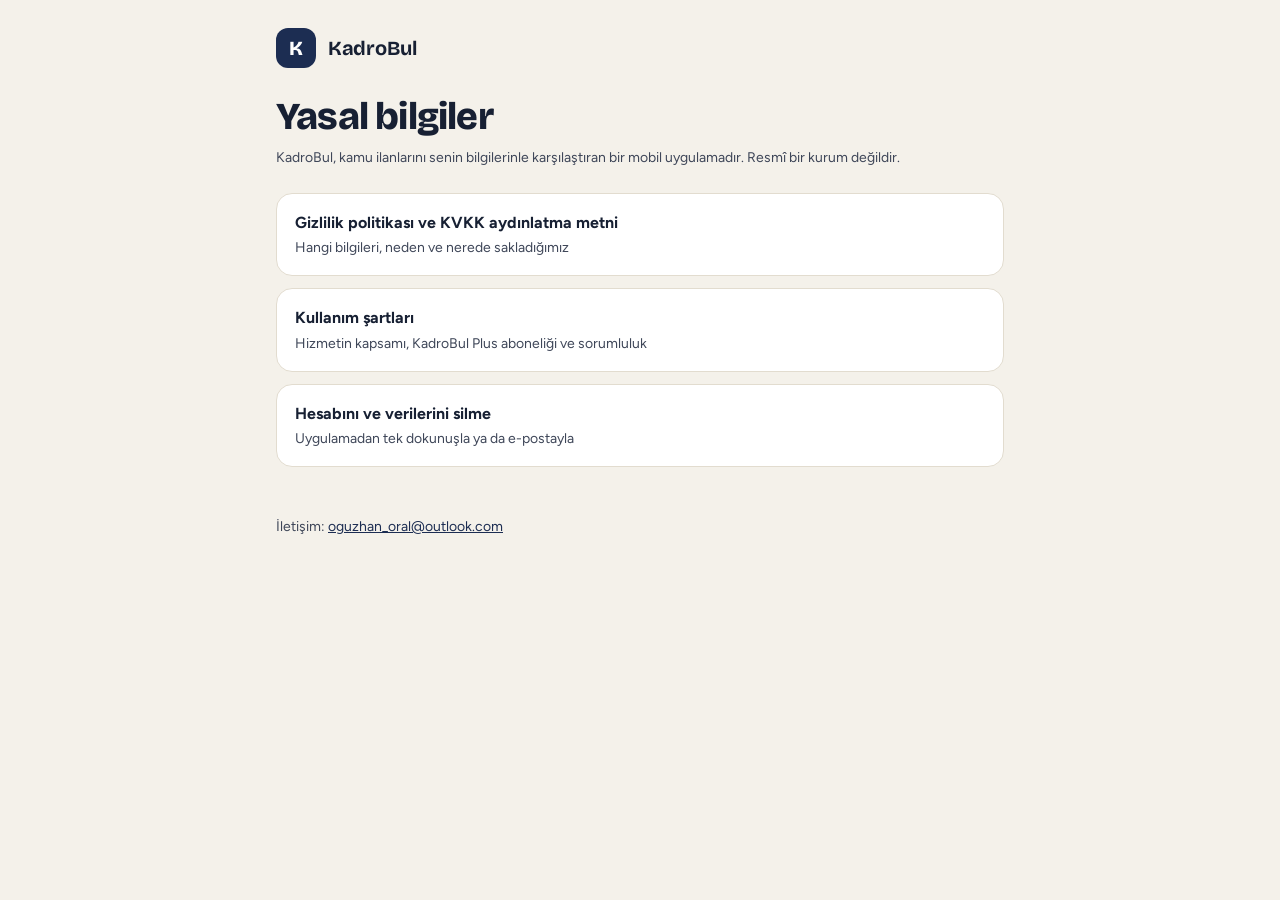
<file: index.html>
<!doctype html>
<html lang="tr">
<head>
<meta charset="utf-8">
<meta name="viewport" content="width=device-width, initial-scale=1">
<title>KadroBul — Yasal bilgiler</title>
<meta name="description" content="KadroBul gizlilik politikası, KVKK aydınlatma metni, kullanım şartları ve hesap silme.">
<link rel="preconnect" href="https://fonts.googleapis.com">
<link rel="stylesheet" href="https://fonts.googleapis.com/css2?family=Bricolage+Grotesque:wght@700;800&family=Figtree:wght@400;700&display=swap">
<link rel="stylesheet" href="stil.css">
</head>
<body>
<main>
  <header><a href="./"><span class="mark">K</span><span class="name">KadroBul</span></a></header>
  <h1>Yasal bilgiler</h1>
  <p class="meta">KadroBul, kamu ilanlarını senin bilgilerinle karşılaştıran bir mobil uygulamadır. Resmî bir kurum değildir.</p>
  <nav class="links">
    <a href="gizlilik.html">Gizlilik politikası ve KVKK aydınlatma metni<span>Hangi bilgileri, neden ve nerede sakladığımız</span></a>
    <a href="kosullar.html">Kullanım şartları<span>Hizmetin kapsamı, KadroBul Plus aboneliği ve sorumluluk</span></a>
    <a href="hesap-silme.html">Hesabını ve verilerini silme<span>Uygulamadan tek dokunuşla ya da e-postayla</span></a>
  </nav>
  <footer>İletişim: <a href="mailto:oguzhan_oral@outlook.com">oguzhan_oral@outlook.com</a></footer>
</main>
</body>
</html>
</file>
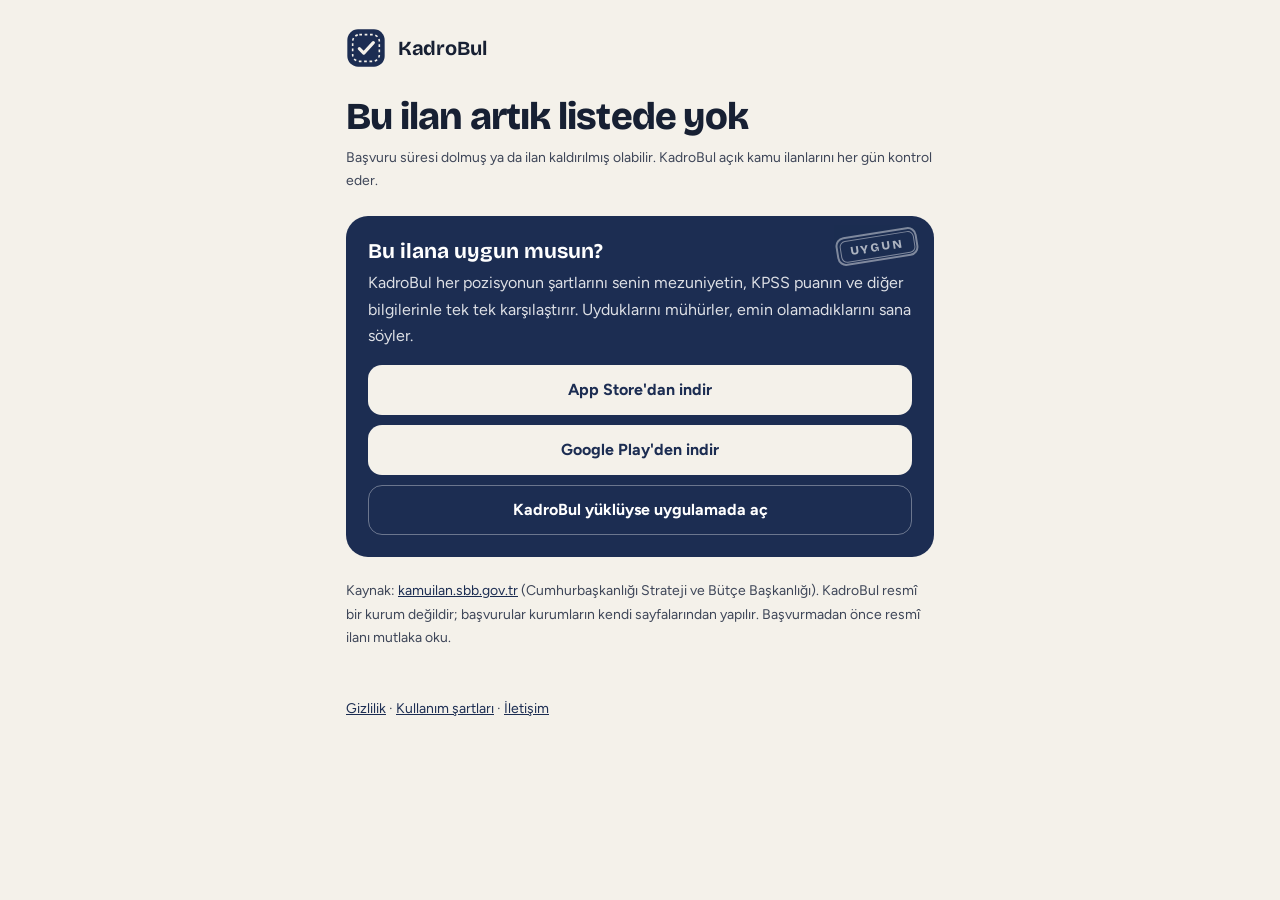
<file: ilan/index.html>
<!doctype html>
<html lang="tr">
<head>
<meta charset="utf-8">
<meta name="viewport" content="width=device-width, initial-scale=1">
<title>KadroBul — Kamu ilanı</title>
<meta name="description" content="Bu kamu ilanının şartlarını KadroBul'da kendi bilgilerinle tek tek karşılaştır.">
<meta property="og:type" content="website">
<meta property="og:site_name" content="KadroBul">
<meta property="og:title" content="KadroBul — Sana uygun kamu ilanını bul">
<meta property="og:description" content="Bu ilanın şartlarını KadroBul'da kendi bilgilerinle tek tek karşılaştır.">
<meta property="og:image" content="https://oguzhanoral-byte.github.io/kadrobul-yasal/ilan/kapak.png">
<meta name="twitter:card" content="summary_large_image">
<meta name="theme-color" content="#F4F1EA">
<link rel="preconnect" href="https://fonts.googleapis.com">
<link rel="stylesheet" href="https://fonts.googleapis.com/css2?family=Bricolage+Grotesque:wght@700;800&family=Figtree:wght@400;600;700&display=swap">
<link rel="stylesheet" href="../stil.css">
<style>
  main { max-width: 620px; }
  .over { font: 700 12px/1.4 'Figtree', sans-serif; letter-spacing: .6px; color: var(--ink2); text-transform: none; margin: 0 0 6px; }
  .chips { display: flex; flex-wrap: wrap; gap: 8px; margin: 14px 0 6px; }
  .chip { background: var(--surface); border: 1px solid var(--line); border-radius: 999px; padding: 5px 12px; font-size: 14px; font-weight: 600; }
  .when { display: flex; justify-content: space-between; gap: 12px; align-items: baseline; }
  .when b { font: 700 19px/1.2 'Bricolage Grotesque', sans-serif; }
  .urgent { color: #9B2F10; }
  .soon { color: #1E4E78; }
  .muted { color: var(--ink2); font-size: 14px; }
  .pos { display: flex; justify-content: space-between; gap: 12px; padding: 12px 0; border-bottom: 1px solid var(--line); }
  .pos:last-child { border-bottom: 0; }
  .pos.shared { background: #FDF6EA; margin: 0 -20px; padding: 12px 20px; border-radius: 12px; border-bottom: 0; }
  .cta { background: var(--brand); color: #fff; border-radius: 22px; padding: 22px; margin: 22px 0; position: relative; overflow: hidden; }
  .cta h2 { color: #fff; margin: 0 0 6px; padding-right: 92px; }
  .cta p { margin: 0 0 16px; color: rgba(255,255,255,.85); }
  .stamp { position: absolute; right: 16px; top: 16px; transform: rotate(-9deg); border: 2.5px solid rgba(255,255,255,.55); border-radius: 9px; padding: 1.5px; opacity: .8; }
  .stamp span { display: block; border: 1.5px solid rgba(255,255,255,.55); border-radius: 6px; padding: 3px 9px; font: 800 12px/1.2 'Bricolage Grotesque', sans-serif; letter-spacing: 2px; color: rgba(255,255,255,.8); }
  .buttons { display: grid; gap: 10px; }
  .btn { display: flex; align-items: center; justify-content: center; gap: 8px; min-height: 50px; border-radius: 14px; font-weight: 700; text-decoration: none; }
  .btn.light { background: var(--paper); color: var(--brand); }
  .btn.ghost { color: #fff; border: 1.5px solid rgba(255,255,255,.35); }
  .btn.off { opacity: .55; pointer-events: none; }
  .btn small { font-weight: 600; opacity: .8; }
  .skel { height: 18px; border-radius: 6px; background: #ECE7DC; margin: 10px 0; animation: pulse 1.2s ease-in-out infinite alternate; }
  @keyframes pulse { from { opacity: .5 } to { opacity: 1 } }
  @media (prefers-reduced-motion: reduce) { .skel { animation: none; } }
  .logo { width: 40px; height: 40px; }
</style>
</head>
<body>
<main>
  <header>
    <a href="../">
      <svg class="logo" viewBox="0 0 30 30" aria-hidden="true"><rect x="1" y="1" width="28" height="28" rx="8" fill="#1C2D52"/><rect x="5" y="5" width="20" height="20" rx="5" fill="none" stroke="#F4F1EA" stroke-width="1.2" stroke-dasharray="2 2"/><path d="m10 15.5 3.3 3.3L20.5 11" fill="none" stroke="#F4F1EA" stroke-width="2.4" stroke-linecap="round" stroke-linejoin="round"/></svg>
      <span class="name">KadroBul</span>
    </a>
  </header>

  <div id="ilan">
    <div class="skel" style="width:45%"></div>
    <div class="skel" style="width:80%;height:34px"></div>
    <div class="skel" style="width:60%"></div>
  </div>

  <section class="cta" id="cta">
    <div class="stamp" aria-hidden="true"><span>UYGUN</span></div>
    <h2 id="cta-baslik">Bu ilana uygun musun?</h2>
    <p>KadroBul her pozisyonun şartlarını senin mezuniyetin, KPSS puanın ve diğer bilgilerinle tek tek karşılaştırır. Uyduklarını mühürler, emin olamadıklarını sana söyler.</p>
    <div class="buttons">
      <a class="btn light" id="ios" href="https://apps.apple.com/tr/app/id6816638026">App Store'dan indir</a>
      <a class="btn light" id="android" href="https://play.google.com/store/apps/details?id=com.kadrobul.app">Google Play'den indir</a>
      <a class="btn ghost" id="ac" href="kadrobul://">KadroBul yüklüyse uygulamada aç</a>
    </div>
  </section>

  <div id="pozisyonlar"></div>

  <p class="muted">
    <span id="kaynak">Kaynak: <a href="https://kamuilan.sbb.gov.tr/">kamuilan.sbb.gov.tr</a> (Cumhurbaşkanlığı Strateji ve Bütçe Başkanlığı).</span>
    KadroBul resmî bir kurum değildir; başvurular kurumların kendi sayfalarından yapılır. Başvurmadan önce resmî ilanı mutlaka oku.
  </p>
  <footer><a href="../gizlilik.html">Gizlilik</a> · <a href="../kosullar.html">Kullanım şartları</a> · <a href="mailto:oguzhan_oral@outlook.com">İletişim</a></footer>
</main>

<script>
// Public by design: the publishable key reads only what row-level security
// allows, and notices are public. Nothing about any person is read here.
const SUPABASE = 'https://gukniwsaparyxlqukfzx.supabase.co';
const KEY = 'sb_publishable_NQ_AXHwcUtiUxdaMAxmYsQ_W3IpBhk_';
// Store pages open once the app is published there; until then the buttons say "yakında".
const IN_STORE = { ios: true, android: true };

const MONTHS = ['Ocak', 'Şubat', 'Mart', 'Nisan', 'Mayıs', 'Haziran', 'Temmuz', 'Ağustos', 'Eylül', 'Ekim', 'Kasım', 'Aralık'];
const EMPLOYMENT = { memur: 'Memur', sozlesmeli: 'Sözleşmeli (4/B)', askeri: 'Askerî sözleşmeli', kalkinma_ajansi: 'Kalkınma ajansı', isci: 'İşçi', akademik: 'Akademik', diger: 'Diğer' };
const EMPLOYMENT_LONG = { memur: 'Memur', sozlesmeli: 'Sözleşmeli personel', askeri: 'Askerî sözleşmeli', kalkinma_ajansi: 'Kalkınma ajansı personeli', isci: 'İşçi', akademik: 'Akademik personel', diger: 'Personel' };
// The official sites a notice is found on (same names as the app, apps/mobile/src/labels.ts).
const SITES = {
  sbb: { name: 'kamuilan.sbb.gov.tr', owner: 'Cumhurbaşkanlığı Strateji ve Bütçe Başkanlığı', home: 'https://kamuilan.sbb.gov.tr/' },
  ilan_gov_tr: { name: 'ilan.gov.tr', owner: 'Basın İlan Kurumu', home: 'https://www.ilan.gov.tr/ilan/tum-ilanlar/personel-alimi?ats=5' },
  kariyer_kapisi: { name: 'Kariyer Kapısı', owner: 'Cumhurbaşkanlığı İnsan Kaynakları Ofisi', home: 'https://kariyerkapisi.gov.tr/isealim' },
  yerel_yonetimler: { name: 'yerelyonetimler.csb.gov.tr', owner: 'Çevre, Şehircilik ve İklim Değişikliği Bakanlığı', home: 'https://yerelyonetimler.csb.gov.tr/duyurular' },
  iskur: { name: 'iskur.gov.tr', owner: 'Türkiye İş Kurumu', home: 'https://www.iskur.gov.tr/ilanlar/kamu-memur-alim-ilanlari/' },
};
const SELECTION = { kpss_siralamasi: 'Sınav yok · KPSS sırası', sozlu_sinav: 'Sözlü sınav', yazili_sinav: 'Yazılı sınav', yazili_ve_sozlu: 'Yazılı + sözlü sınav' };

const lowerTr = s => s.replace(/I/g, 'ı').replace(/İ/g, 'i').toLocaleLowerCase('tr-TR');
const upperTr = s => s.replace(/i/g, 'İ').replace(/ı/g, 'I').toLocaleUpperCase('tr-TR');
const sentence = s => { const l = lowerTr(s.trim()); const i = l.search(/\p{L}/u); return i < 0 ? l : l.slice(0, i) + upperTr(l[i]) + l.slice(i + 1); };
const day = iso => `${Number(iso.slice(8, 10))} ${MONTHS[Number(iso.slice(5, 7)) - 1]}`;
const baseTitle = t => t.replace(/\s*\([^)]*\)\s*$/g, '').replace(/\s*\([^)]*\)\s*$/g, '').trim() || t;

// Same wording as the app (packages/core/src/feed.ts).
function headlineTitle(h) {
  h = h.replace(/\s+/g, ' ').trim().replace(/\(?\s*SÜRE\s+UZATIM[Iİ]\s*\)?/iu, ' ').replace(/\bDÜZELTME\b/iu, ' ').replace(/\s+/g, ' ').trim();
  const m = /(?:^|\s)(\d+)\s+(.*?)\s*(?:ALACAK(?:TIR)?|TEMİN EDECEKTİR)\.?\s*(?:\((.*?)\)?)?\s*$/u.exec(h);
  if (m) {
    const what = m[2].trim();
    const head = !what ? 'Personel' : /\d/.test(what) ? lowerTr(`${m[1]} ${what}`) : sentence(what);
    return `${head} alımı${m[3] ? ` (${lowerTr(m[3].trim())})` : ''}`;
  }
  return sentence(h.replace(/^(ÜNİVERSİTESİ|BAŞKANLIĞI|MÜDÜRLÜĞÜ)\s+/u, '').replace(/\s+ALIM\s+İLANI$/u, ' ALIMI').replace(/\s+İLANI$/u, ''));
}
function summary(row) {
  const n = row.notice;
  if (!n) return headlineTitle(row.headline);
  const titles = [...new Set(n.positions.map(p => lowerTr(baseTitle(p.title))))];
  if (!titles.length) return n.title;
  if (titles.length > 3) return `${EMPLOYMENT_LONG[n.employment]} — ${new Set(n.positions.map(p => lowerTr(p.title))).size} unvan`;
  return sentence(titles.join(', '));
}

function el(tag, attrs, ...children) {
  const e = document.createElement(tag);
  for (const [k, v] of Object.entries(attrs || {})) e.setAttribute(k, v);
  for (const c of children) if (c != null && c !== false) e.append(c); // text, never HTML
  return e;
}

function todayIstanbul() {
  return new Intl.DateTimeFormat('en-CA', { timeZone: 'Europe/Istanbul' }).format(new Date());
}
const daysBetween = (a, b) => Math.round((Date.parse(b + 'T00:00:00Z') - Date.parse(a + 'T00:00:00Z')) / 86400000);

function render(row, pos) {
  const n = row.notice;
  const box = document.getElementById('ilan');
  box.textContent = '';
  const shared = n && pos != null ? n.positions[pos] : null;
  const twin = p => n.positions.filter(x => x.title === p.title).length > 1 && p.code;
  const title = shared ? (twin(shared) ? `${shared.title} · kod ${shared.code}` : shared.title) : summary(row);
  document.title = `${title} — ${row.institution} · KadroBul`;
  const people = shared ? shared.count
    : n ? (n.positions.every(p => p.count != null) ? n.positions.reduce((s, p) => s + p.count, 0) : null) : (/^(\d+)\s/.exec(row.headline) || [])[1];
  const cities = n ? [...new Set((shared ? [shared] : n.positions).map(p => p.city).filter(Boolean))] : [];
  // append() would print a null child as the text "null".
  box.append(...[
    el('p', { class: 'over' }, upperTr(row.institution)),
    el('h1', {}, title),
    shared ? el('p', { class: 'muted', style: 'margin:0' }, `“${summary(row)}” ilanından`) : null,
    el('div', { class: 'chips' }, ...[n && EMPLOYMENT[n.employment], people ? `${people} kişi` : null, cities.length === 1 ? cities[0] : null, n && SELECTION[n.selection]]
      .filter(Boolean).map(t => el('span', { class: 'chip' }, t))),
  ].filter(Boolean));

  const today = todayIstanbul();
  if (row.end_date) {
    const closed = row.end_date < today, upcoming = row.start_date && row.start_date > today;
    const left = daysBetween(today, row.end_date);
    const status = closed ? el('span', { class: 'muted' }, 'Başvuru kapandı')
      : upcoming ? el('span', { class: 'soon' }, `${day(row.start_date)} açılıyor`)
      : el('span', { class: left <= 7 ? 'urgent' : 'muted' }, left === 0 ? 'Bugün son gün' : `${left} gün kaldı`);
    box.append(el('div', { class: 'card when' },
      el('div', {}, el('div', { class: 'muted' }, 'Son başvuru'), el('b', {}, day(row.end_date))),
      status));
  }

  if (n && n.positions.length) {
    const list = document.getElementById('pozisyonlar');
    list.textContent = '';
    const allCities = new Set(n.positions.map(p => p.city).filter(Boolean)).size;
    const card = el('div', { class: 'card' }, el('h2', { style: 'margin:0 0 6px' }, `Pozisyonlar (${n.positions.length})`));
    n.positions.forEach((p, i) => {
      card.append(el('div', { class: `pos${i === pos ? ' shared' : ''}` },
        el('span', {}, twin(p) ? `${p.title} · kod ${p.code}` : p.title),
        // The city is on the chips when every position shares it.
        el('span', { class: 'muted', style: 'white-space:nowrap' }, [p.count != null ? `${p.count} kişi` : null, allCities > 1 ? p.city : null].filter(Boolean).join(' · '))));
    });
    list.append(card);
    if (shared) document.getElementById('cta-baslik').textContent = 'Bu pozisyona uygun musun?';
  }
}

function sources(row) {
  // One link per site: a correction notice on the same site adds a second record.
  const found = (Array.isArray(row.kaynaklar) ? row.kaynaklar : [])
    .filter((s, i, all) => s && Object.hasOwn(SITES, s.site) && all.findIndex(x => x && x.site === s.site) === i);
  const list = found.length ? found : [{ site: 'sbb' }];
  const line = document.getElementById('kaynak');
  line.textContent = 'Kaynak: ';
  list.forEach((s, i) => {
    if (i) line.append(' · ');
    // Only the site's own https page; anything else falls back to its home page.
    const href = typeof s.url === 'string' && /^https:\/\//.test(s.url) ? s.url : SITES[s.site].home;
    line.append(el('a', { href }, SITES[s.site].name));
  });
  line.append(list.length === 1 ? ` (${SITES[list[0].site].owner}).` : '.');
}

function missing() {
  const box = document.getElementById('ilan');
  box.textContent = '';
  box.append(el('h1', {}, 'Bu ilan artık listede yok'), el('p', { class: 'meta' }, 'Başvuru süresi dolmuş ya da ilan kaldırılmış olabilir. KadroBul açık kamu ilanlarını her gün kontrol eder.'));
}

for (const [id, on] of Object.entries(IN_STORE)) {
  const a = document.getElementById(id);
  if (!on) { a.classList.add('off'); a.append(' ', el('small', {}, '· yakında')); }
}

const params = new URLSearchParams(location.search);
const id = params.get('id');
const pos = params.has('p') ? Number(params.get('p')) : null;
if (id) document.getElementById('ac').href = `kadrobul://ilan/${encodeURIComponent(id)}${pos != null ? `/${pos}` : ''}`;

if (!id) missing();
else fetch(`${SUPABASE}/rest/v1/notices?id=eq.${encodeURIComponent(id)}&select=id,institution,headline,start_date,end_date,notice,active,kaynaklar`, { headers: { apikey: KEY } })
  .then(r => (r.ok ? r.json() : Promise.reject(r.status)))
  .then(rows => { if (!rows[0]) return missing(); render(rows[0], pos); sources(rows[0]); })
  .catch(missing);
</script>
</body>
</html>
</file>
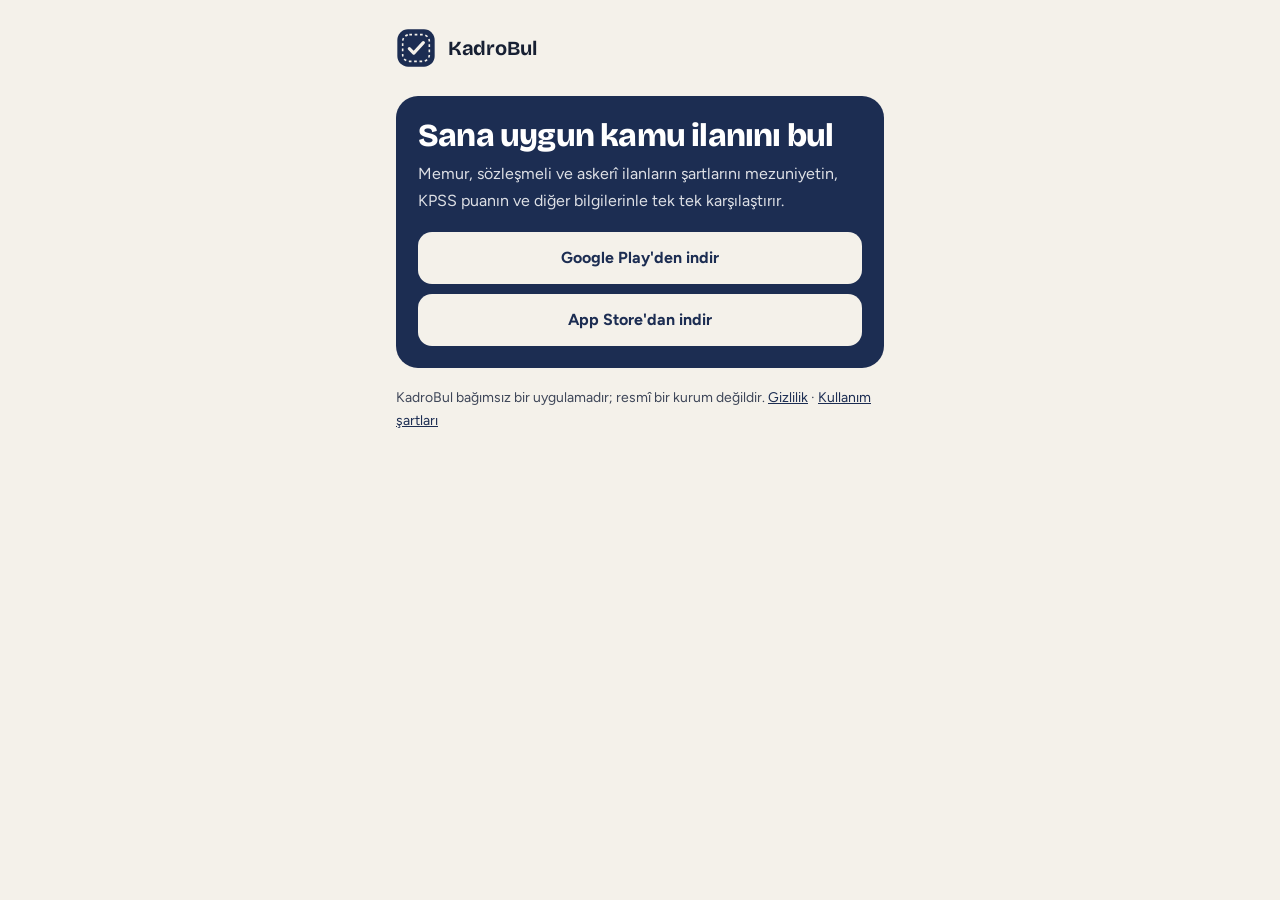
<file: indir/index.html>
<!doctype html>
<html lang="tr">
<head>
<meta charset="utf-8">
<meta name="viewport" content="width=device-width, initial-scale=1">
<title>KadroBul'u indir</title>
<meta name="description" content="KadroBul: kamu ilanlarından sana uygun olanları KPSS puanına ve mezuniyetine göre bulur. App Store ve Google Play'de.">
<meta property="og:type" content="website">
<meta property="og:site_name" content="KadroBul">
<meta property="og:title" content="KadroBul — Sana uygun kamu ilanını bul">
<meta property="og:description" content="App Store ve Google Play'den ücretsiz indir.">
<meta property="og:image" content="https://oguzhanoral-byte.github.io/kadrobul-yasal/ilan/kapak.png">
<meta name="twitter:card" content="summary_large_image">
<meta name="theme-color" content="#F4F1EA">
<link rel="preconnect" href="https://fonts.googleapis.com">
<link rel="stylesheet" href="https://fonts.googleapis.com/css2?family=Bricolage+Grotesque:wght@700;800&family=Figtree:wght@400;600;700&display=swap">
<link rel="stylesheet" href="../stil.css">
<style>
  main { max-width: 520px; }
  .logo { width: 40px; height: 40px; }
  .cta { background: var(--brand); color: #fff; border-radius: 22px; padding: 22px; margin: 8px 0 18px; }
  .cta h1 { color: #fff; font-size: clamp(26px, 7vw, 32px); }
  .cta p { margin: 0 0 18px; color: rgba(255,255,255,.85); }
  .buttons { display: grid; gap: 10px; }
  .btn { display: flex; align-items: center; justify-content: center; gap: 8px; min-height: 52px; border-radius: 14px; font-weight: 700; text-decoration: none; text-align: center; padding: 0 14px; }
  .btn.light { background: var(--paper); color: var(--brand); }
  .btn.ghost { color: #fff; border: 1.5px solid rgba(255,255,255,.35); }
  .btn[hidden] { display: none; }
  .help { font-size: 15px; }
  .help b { font-weight: 700; }
</style>
</head>
<body>
<main>
  <header>
    <a href="../">
      <svg class="logo" viewBox="0 0 30 30" aria-hidden="true"><rect x="1" y="1" width="28" height="28" rx="8" fill="#1C2D52"/><rect x="5" y="5" width="20" height="20" rx="5" fill="none" stroke="#F4F1EA" stroke-width="1.2" stroke-dasharray="2 2"/><path d="m10 15.5 3.3 3.3L20.5 11" fill="none" stroke="#F4F1EA" stroke-width="2.4" stroke-linecap="round" stroke-linejoin="round"/></svg>
      <span class="name">KadroBul</span>
    </a>
  </header>

  <section class="cta">
    <h1>Sana uygun kamu ilanını bul</h1>
    <p>Memur, sözleşmeli ve askerî ilanların şartlarını mezuniyetin, KPSS puanın ve diğer bilgilerinle tek tek karşılaştırır.</p>
    <div class="buttons">
      <!-- Android: the Play Store app itself (intent), so in-app browsers such as Instagram's hand it over instead of loading Play's web page. -->
      <a class="btn light" id="play" href="https://play.google.com/store/apps/details?id=com.kadrobul.app">Google Play'den indir</a>
      <a class="btn light" id="appstore" href="https://apps.apple.com/tr/app/id6816638026">App Store'dan indir</a>
      <a class="btn ghost" id="chrome" hidden href="intent://play.google.com/store/apps/details?id=com.kadrobul.app#Intent;scheme=https;package=com.android.chrome;end">Açılmadıysa: Chrome'da aç</a>
    </div>
  </section>

  <div class="card help" id="yardim" hidden>
    <b>Düğme açılmadıysa:</b> sağ üstteki <b>⋮</b> menüsüne dokunup <b>"Tarayıcıda aç"</b>ı seç, sonra "Google Play'den indir"e bas. Ya da Google Play'de <b>KadroBul</b> diye ara.
  </div>

  <p class="meta">KadroBul bağımsız bir uygulamadır; resmî bir kurum değildir. <a href="../gizlilik.html">Gizlilik</a> · <a href="../kosullar.html">Kullanım şartları</a></p>
</main>
<script>
  // Order the buttons for the phone in hand. Instagram, Facebook and TikTok open links in
  // their own browser, which on Android often does nothing with a plain Play web link.
  var ua = navigator.userAgent || '';
  var android = /Android/i.test(ua);
  var ios = /iPhone|iPad|iPod/i.test(ua) || (navigator.platform === 'MacIntel' && navigator.maxTouchPoints > 1);
  var inApp = /Instagram|FBAN|FBAV|FB_IAB|musical_ly|TikTok|Bytedance/i.test(ua);
  var play = document.getElementById('play');
  var appstore = document.getElementById('appstore');
  if (android) {
    play.href = 'intent://details?id=com.kadrobul.app#Intent;scheme=market;package=com.android.vending;'
      + 'S.browser_fallback_url=' + encodeURIComponent('https://play.google.com/store/apps/details?id=com.kadrobul.app') + ';end';
    appstore.hidden = true;
    if (inApp) {
      document.getElementById('chrome').hidden = false;
      document.getElementById('yardim').hidden = false;
    }
  } else if (ios) {
    play.parentNode.insertBefore(appstore, play);
    play.hidden = true;
  }
</script>
</body>
</html>
</file>
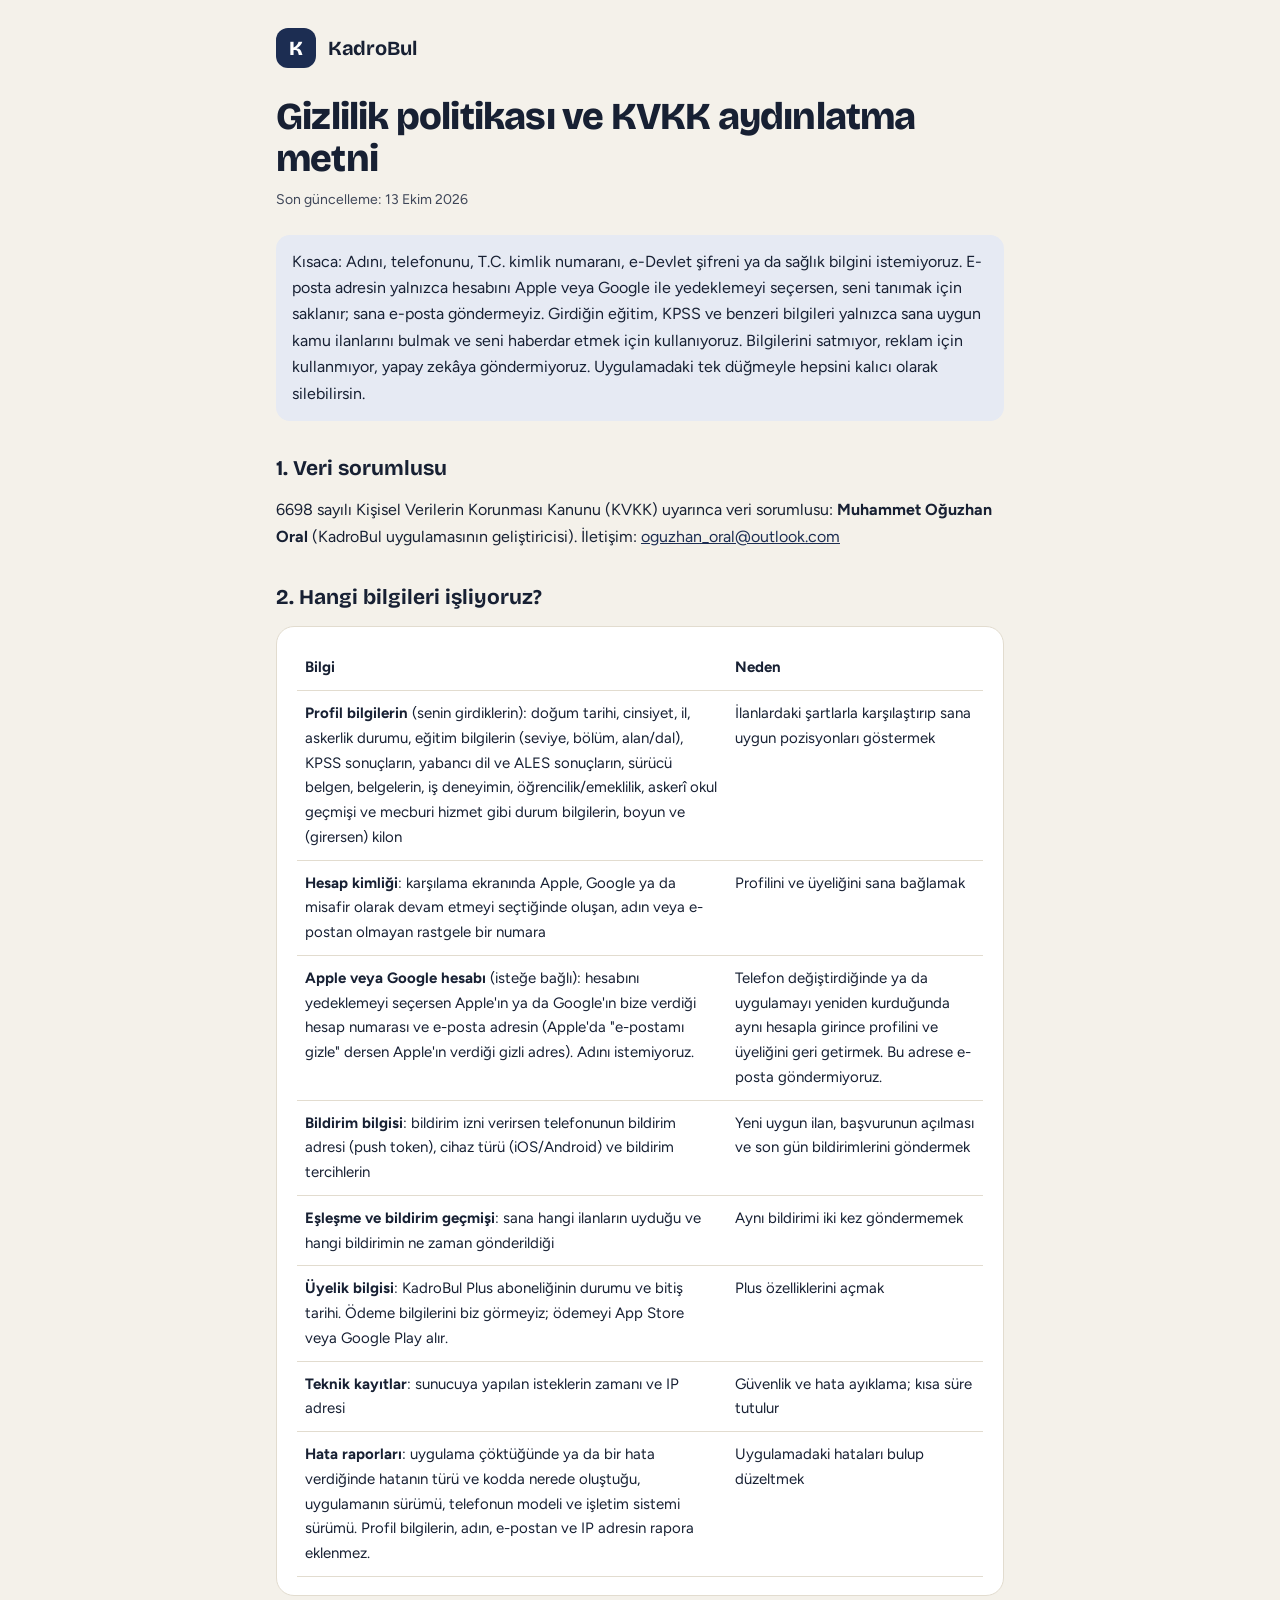
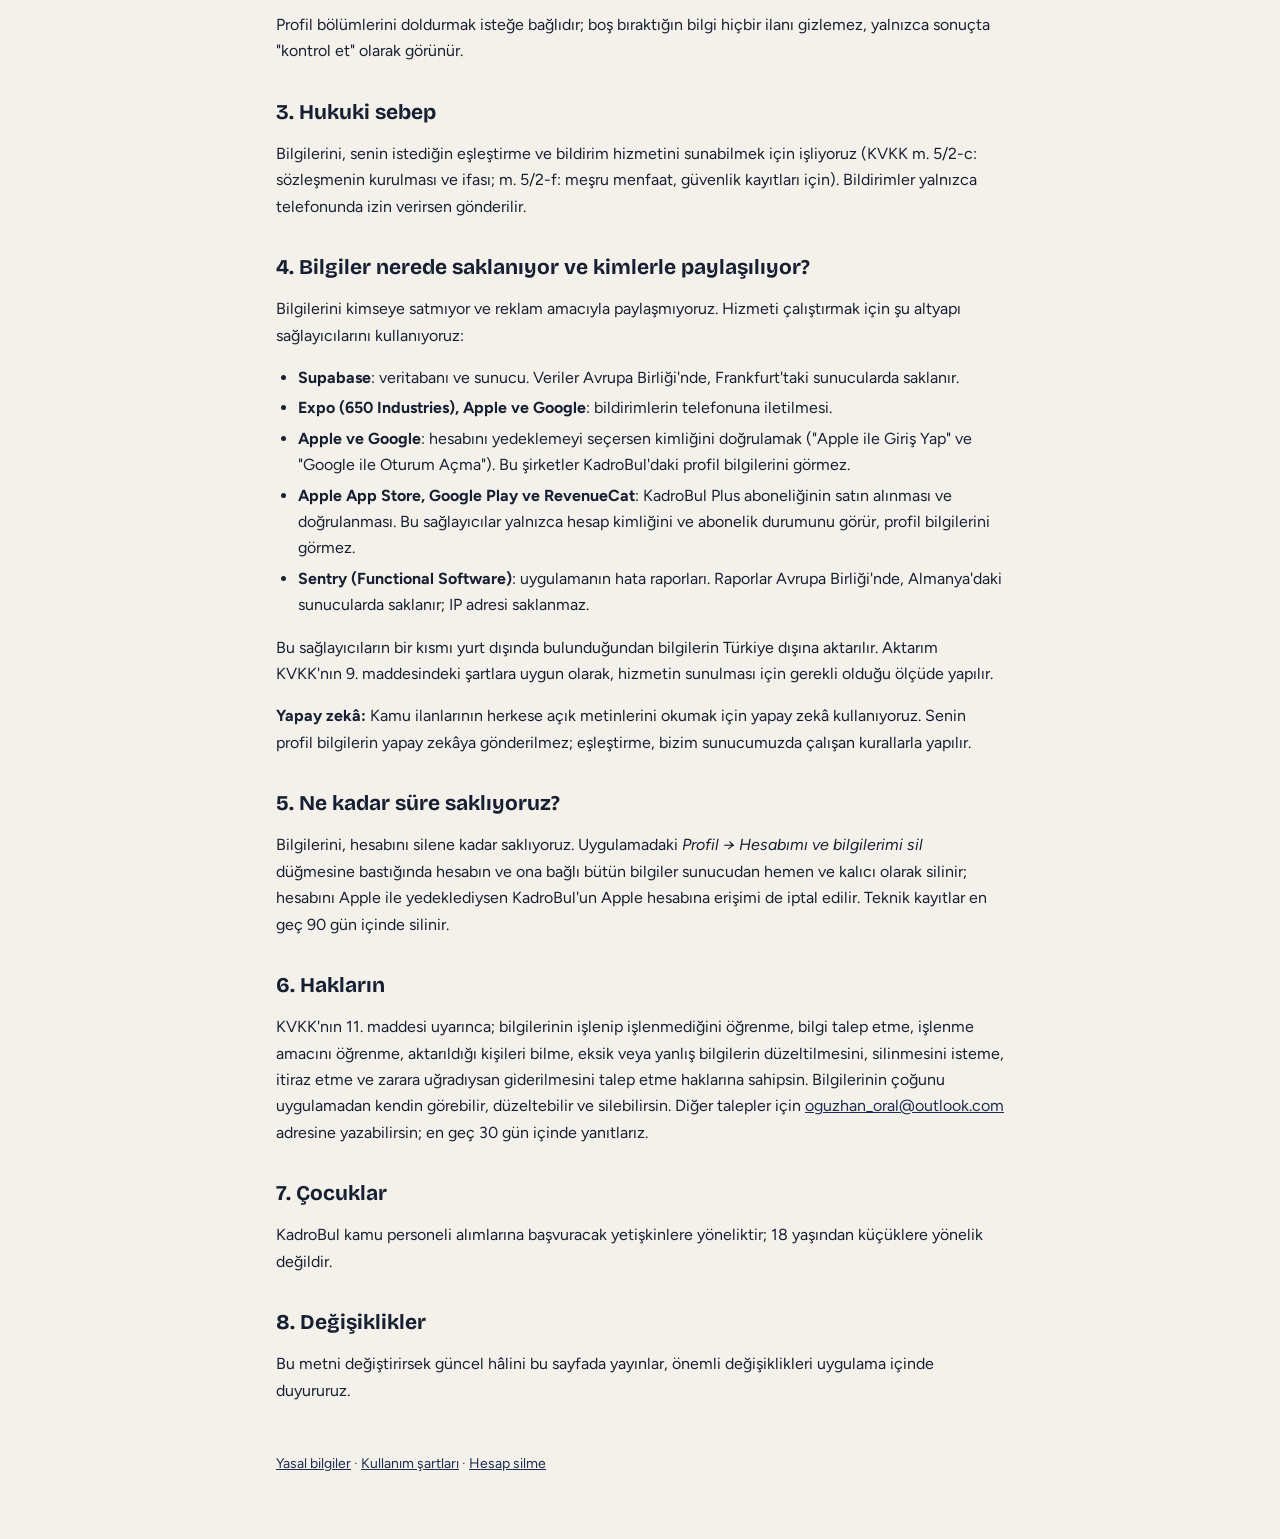
<file: gizlilik.html>
<!doctype html>
<html lang="tr">
<head>
<meta charset="utf-8">
<meta name="viewport" content="width=device-width, initial-scale=1">
<title>KadroBul — Gizlilik politikası ve KVKK aydınlatma metni</title>
<link rel="preconnect" href="https://fonts.googleapis.com">
<link rel="stylesheet" href="https://fonts.googleapis.com/css2?family=Bricolage+Grotesque:wght@700;800&family=Figtree:wght@400;700&display=swap">
<link rel="stylesheet" href="stil.css">
</head>
<body>
<main>
  <header><a href="./"><span class="mark">K</span><span class="name">KadroBul</span></a></header>
  <h1>Gizlilik politikası ve KVKK aydınlatma metni</h1>
  <p class="meta">Son güncelleme: 13 Ekim 2026</p>

  <div class="note">Kısaca: Adını, telefonunu, T.C. kimlik numaranı, e-Devlet şifreni ya da sağlık bilgini istemiyoruz. E-posta adresin yalnızca hesabını Apple veya Google ile yedeklemeyi seçersen, seni tanımak için saklanır; sana e-posta göndermeyiz. Girdiğin eğitim, KPSS ve benzeri bilgileri yalnızca sana uygun kamu ilanlarını bulmak ve seni haberdar etmek için kullanıyoruz. Bilgilerini satmıyor, reklam için kullanmıyor, yapay zekâya göndermiyoruz. Uygulamadaki tek düğmeyle hepsini kalıcı olarak silebilirsin.</div>

  <h2>1. Veri sorumlusu</h2>
  <p>6698 sayılı Kişisel Verilerin Korunması Kanunu (KVKK) uyarınca veri sorumlusu: <strong>Muhammet Oğuzhan Oral</strong> (KadroBul uygulamasının geliştiricisi). İletişim: <a href="mailto:oguzhan_oral@outlook.com">oguzhan_oral@outlook.com</a></p>

  <h2>2. Hangi bilgileri işliyoruz?</h2>
  <div class="card table">
    <table>
      <tr><th>Bilgi</th><th>Neden</th></tr>
      <tr><td><strong>Profil bilgilerin</strong> (senin girdiklerin): doğum tarihi, cinsiyet, il, askerlik durumu, eğitim bilgilerin (seviye, bölüm, alan/dal), KPSS sonuçların, yabancı dil ve ALES sonuçların, sürücü belgen, belgelerin, iş deneyimin, öğrencilik/emeklilik, askerî okul geçmişi ve mecburi hizmet gibi durum bilgilerin, boyun ve (girersen) kilon</td><td>İlanlardaki şartlarla karşılaştırıp sana uygun pozisyonları göstermek</td></tr>
      <tr><td><strong>Hesap kimliği</strong>: karşılama ekranında Apple, Google ya da misafir olarak devam etmeyi seçtiğinde oluşan, adın veya e-postan olmayan rastgele bir numara</td><td>Profilini ve üyeliğini sana bağlamak</td></tr>
      <tr><td><strong>Apple veya Google hesabı</strong> (isteğe bağlı): hesabını yedeklemeyi seçersen Apple'ın ya da Google'ın bize verdiği hesap numarası ve e-posta adresin (Apple'da "e-postamı gizle" dersen Apple'ın verdiği gizli adres). Adını istemiyoruz.</td><td>Telefon değiştirdiğinde ya da uygulamayı yeniden kurduğunda aynı hesapla girince profilini ve üyeliğini geri getirmek. Bu adrese e-posta göndermiyoruz.</td></tr>
      <tr><td><strong>Bildirim bilgisi</strong>: bildirim izni verirsen telefonunun bildirim adresi (push token), cihaz türü (iOS/Android) ve bildirim tercihlerin</td><td>Yeni uygun ilan, başvurunun açılması ve son gün bildirimlerini göndermek</td></tr>
      <tr><td><strong>Eşleşme ve bildirim geçmişi</strong>: sana hangi ilanların uyduğu ve hangi bildirimin ne zaman gönderildiği</td><td>Aynı bildirimi iki kez göndermemek</td></tr>
      <tr><td><strong>Üyelik bilgisi</strong>: KadroBul Plus aboneliğinin durumu ve bitiş tarihi. Ödeme bilgilerini biz görmeyiz; ödemeyi App Store veya Google Play alır.</td><td>Plus özelliklerini açmak</td></tr>
      <tr><td><strong>Teknik kayıtlar</strong>: sunucuya yapılan isteklerin zamanı ve IP adresi</td><td>Güvenlik ve hata ayıklama; kısa süre tutulur</td></tr>
      <tr><td><strong>Hata raporları</strong>: uygulama çöktüğünde ya da bir hata verdiğinde hatanın türü ve kodda nerede oluştuğu, uygulamanın sürümü, telefonun modeli ve işletim sistemi sürümü. Profil bilgilerin, adın, e-postan ve IP adresin rapora eklenmez.</td><td>Uygulamadaki hataları bulup düzeltmek</td></tr>
    </table>
  </div>
  <p>Profil bölümlerini doldurmak isteğe bağlıdır; boş bıraktığın bilgi hiçbir ilanı gizlemez, yalnızca sonuçta "kontrol et" olarak görünür.</p>

  <h2>3. Hukuki sebep</h2>
  <p>Bilgilerini, senin istediğin eşleştirme ve bildirim hizmetini sunabilmek için işliyoruz (KVKK m. 5/2-c: sözleşmenin kurulması ve ifası; m. 5/2-f: meşru menfaat, güvenlik kayıtları için). Bildirimler yalnızca telefonunda izin verirsen gönderilir.</p>

  <h2>4. Bilgiler nerede saklanıyor ve kimlerle paylaşılıyor?</h2>
  <p>Bilgilerini kimseye satmıyor ve reklam amacıyla paylaşmıyoruz. Hizmeti çalıştırmak için şu altyapı sağlayıcılarını kullanıyoruz:</p>
  <ul>
    <li><strong>Supabase</strong>: veritabanı ve sunucu. Veriler Avrupa Birliği'nde, Frankfurt'taki sunucularda saklanır.</li>
    <li><strong>Expo (650 Industries), Apple ve Google</strong>: bildirimlerin telefonuna iletilmesi.</li>
    <li><strong>Apple ve Google</strong>: hesabını yedeklemeyi seçersen kimliğini doğrulamak ("Apple ile Giriş Yap" ve "Google ile Oturum Açma"). Bu şirketler KadroBul'daki profil bilgilerini görmez.</li>
    <li><strong>Apple App Store, Google Play ve RevenueCat</strong>: KadroBul Plus aboneliğinin satın alınması ve doğrulanması. Bu sağlayıcılar yalnızca hesap kimliğini ve abonelik durumunu görür, profil bilgilerini görmez.</li>
    <li><strong>Sentry (Functional Software)</strong>: uygulamanın hata raporları. Raporlar Avrupa Birliği'nde, Almanya'daki sunucularda saklanır; IP adresi saklanmaz.</li>
  </ul>
  <p>Bu sağlayıcıların bir kısmı yurt dışında bulunduğundan bilgilerin Türkiye dışına aktarılır. Aktarım KVKK'nın 9. maddesindeki şartlara uygun olarak, hizmetin sunulması için gerekli olduğu ölçüde yapılır.</p>
  <p><strong>Yapay zekâ:</strong> Kamu ilanlarının herkese açık metinlerini okumak için yapay zekâ kullanıyoruz. Senin profil bilgilerin yapay zekâya gönderilmez; eşleştirme, bizim sunucumuzda çalışan kurallarla yapılır.</p>

  <h2>5. Ne kadar süre saklıyoruz?</h2>
  <p>Bilgilerini, hesabını silene kadar saklıyoruz. Uygulamadaki <em>Profil → Hesabımı ve bilgilerimi sil</em> düğmesine bastığında hesabın ve ona bağlı bütün bilgiler sunucudan hemen ve kalıcı olarak silinir; hesabını Apple ile yedeklediysen KadroBul'un Apple hesabına erişimi de iptal edilir. Teknik kayıtlar en geç 90 gün içinde silinir.</p>

  <h2>6. Hakların</h2>
  <p>KVKK'nın 11. maddesi uyarınca; bilgilerinin işlenip işlenmediğini öğrenme, bilgi talep etme, işlenme amacını öğrenme, aktarıldığı kişileri bilme, eksik veya yanlış bilgilerin düzeltilmesini, silinmesini isteme, itiraz etme ve zarara uğradıysan giderilmesini talep etme haklarına sahipsin. Bilgilerinin çoğunu uygulamadan kendin görebilir, düzeltebilir ve silebilirsin. Diğer talepler için <a href="mailto:oguzhan_oral@outlook.com">oguzhan_oral@outlook.com</a> adresine yazabilirsin; en geç 30 gün içinde yanıtlarız.</p>

  <h2>7. Çocuklar</h2>
  <p>KadroBul kamu personeli alımlarına başvuracak yetişkinlere yöneliktir; 18 yaşından küçüklere yönelik değildir.</p>

  <h2>8. Değişiklikler</h2>
  <p>Bu metni değiştirirsek güncel hâlini bu sayfada yayınlar, önemli değişiklikleri uygulama içinde duyururuz.</p>

  <footer><a href="./">Yasal bilgiler</a> · <a href="kosullar.html">Kullanım şartları</a> · <a href="hesap-silme.html">Hesap silme</a></footer>
</main>
</body>
</html>
</file>
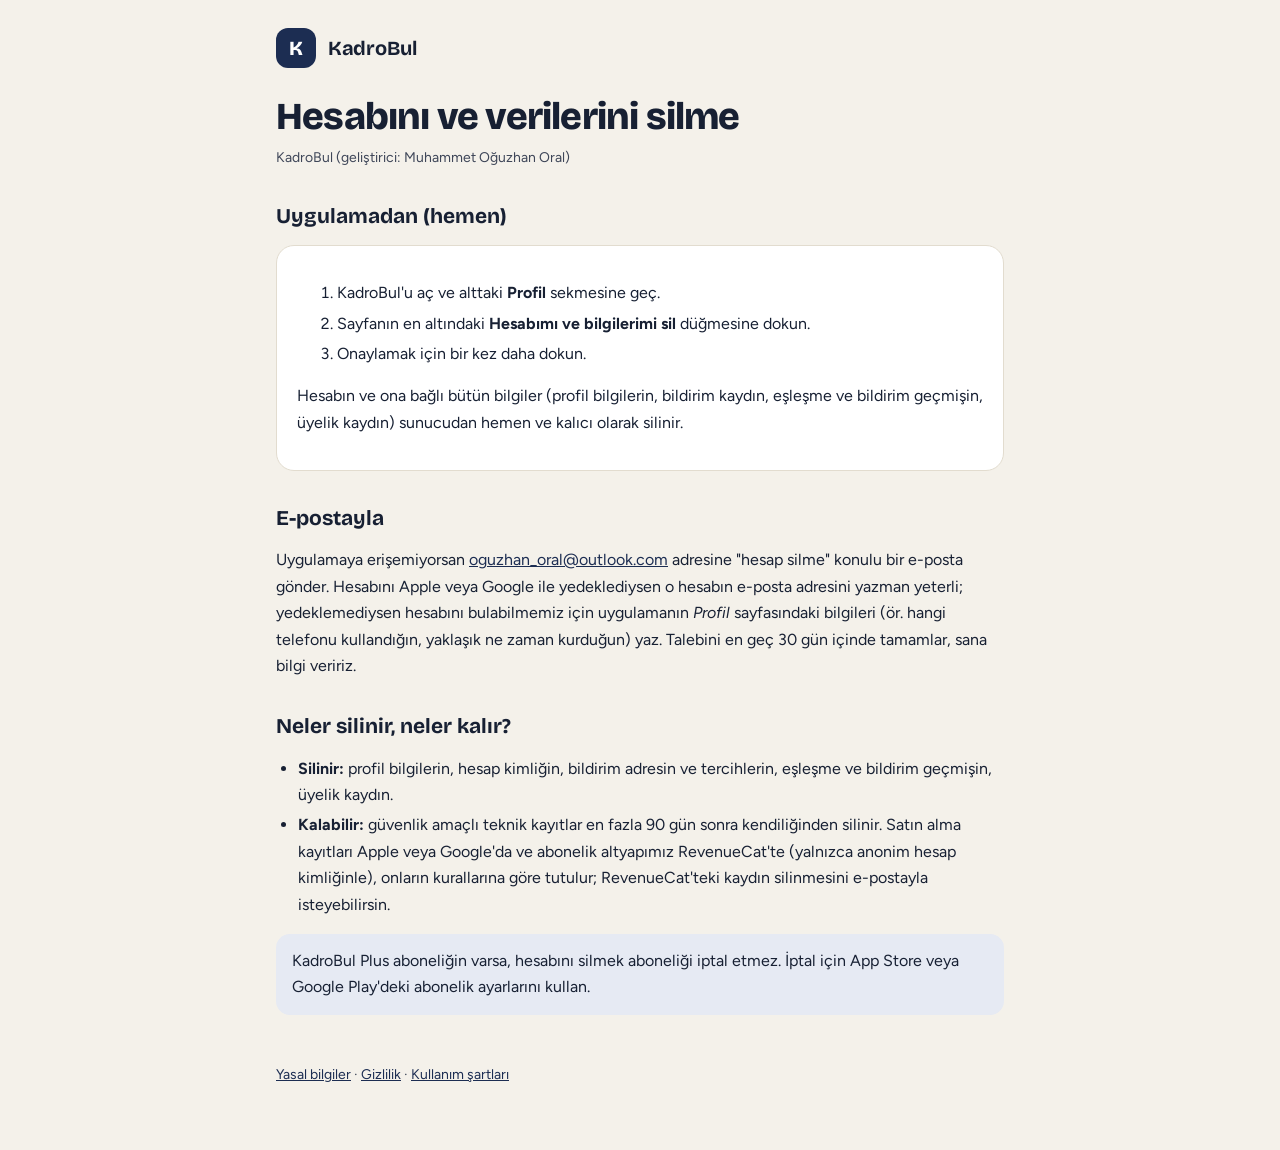
<file: hesap-silme.html>
<!doctype html>
<html lang="tr">
<head>
<meta charset="utf-8">
<meta name="viewport" content="width=device-width, initial-scale=1">
<title>KadroBul — Hesabını ve verilerini silme</title>
<link rel="preconnect" href="https://fonts.googleapis.com">
<link rel="stylesheet" href="https://fonts.googleapis.com/css2?family=Bricolage+Grotesque:wght@700;800&family=Figtree:wght@400;700&display=swap">
<link rel="stylesheet" href="stil.css">
</head>
<body>
<main>
  <header><a href="./"><span class="mark">K</span><span class="name">KadroBul</span></a></header>
  <h1>Hesabını ve verilerini silme</h1>
  <p class="meta">KadroBul (geliştirici: Muhammet Oğuzhan Oral)</p>

  <h2>Uygulamadan (hemen)</h2>
  <div class="card">
    <ol>
      <li>KadroBul'u aç ve alttaki <strong>Profil</strong> sekmesine geç.</li>
      <li>Sayfanın en altındaki <strong>Hesabımı ve bilgilerimi sil</strong> düğmesine dokun.</li>
      <li>Onaylamak için bir kez daha dokun.</li>
    </ol>
    <p>Hesabın ve ona bağlı bütün bilgiler (profil bilgilerin, bildirim kaydın, eşleşme ve bildirim geçmişin, üyelik kaydın) sunucudan hemen ve kalıcı olarak silinir.</p>
  </div>

  <h2>E-postayla</h2>
  <p>Uygulamaya erişemiyorsan <a href="mailto:oguzhan_oral@outlook.com?subject=KadroBul%20hesap%20silme">oguzhan_oral@outlook.com</a> adresine "hesap silme" konulu bir e-posta gönder. Hesabını Apple veya Google ile yedeklediysen o hesabın e-posta adresini yazman yeterli; yedeklemediysen hesabını bulabilmemiz için uygulamanın <em>Profil</em> sayfasındaki bilgileri (ör. hangi telefonu kullandığın, yaklaşık ne zaman kurduğun) yaz. Talebini en geç 30 gün içinde tamamlar, sana bilgi veririz.</p>

  <h2>Neler silinir, neler kalır?</h2>
  <ul>
    <li><strong>Silinir:</strong> profil bilgilerin, hesap kimliğin, bildirim adresin ve tercihlerin, eşleşme ve bildirim geçmişin, üyelik kaydın.</li>
    <li><strong>Kalabilir:</strong> güvenlik amaçlı teknik kayıtlar en fazla 90 gün sonra kendiliğinden silinir. Satın alma kayıtları Apple veya Google'da ve abonelik altyapımız RevenueCat'te (yalnızca anonim hesap kimliğinle), onların kurallarına göre tutulur; RevenueCat'teki kaydın silinmesini e-postayla isteyebilirsin.</li>
  </ul>
  <div class="note">KadroBul Plus aboneliğin varsa, hesabını silmek aboneliği iptal etmez. İptal için App Store veya Google Play'deki abonelik ayarlarını kullan.</div>

  <footer><a href="./">Yasal bilgiler</a> · <a href="gizlilik.html">Gizlilik</a> · <a href="kosullar.html">Kullanım şartları</a></footer>
</main>
</body>
</html>
</file>
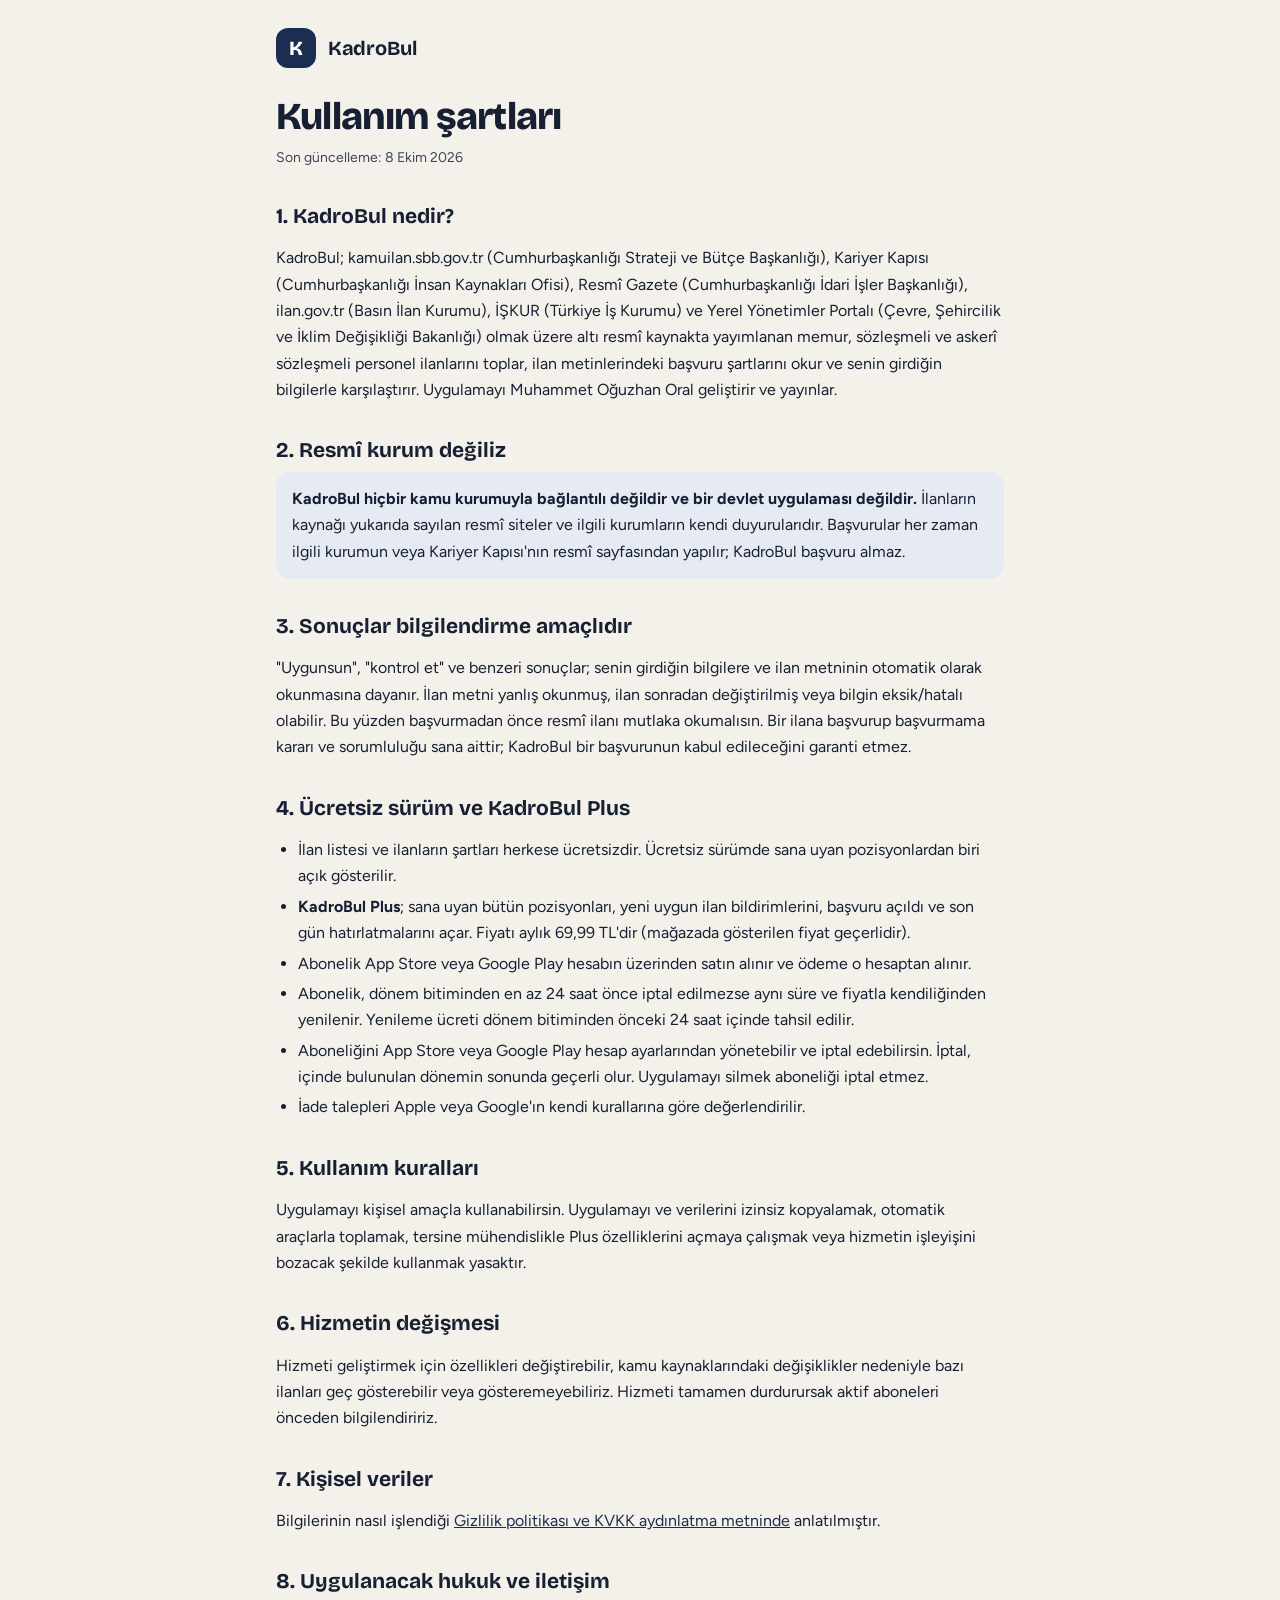
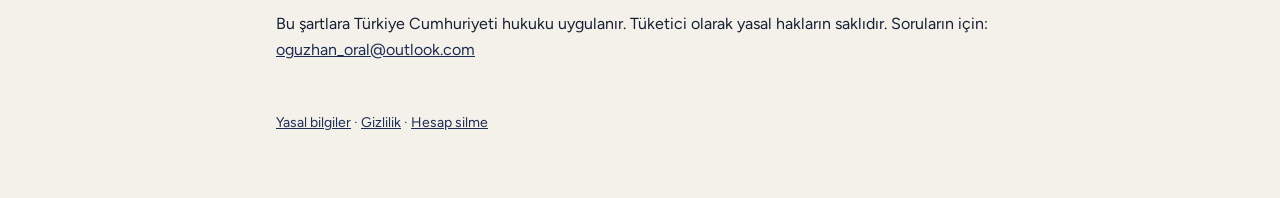
<file: kosullar.html>
<!doctype html>
<html lang="tr">
<head>
<meta charset="utf-8">
<meta name="viewport" content="width=device-width, initial-scale=1">
<title>KadroBul — Kullanım şartları</title>
<link rel="preconnect" href="https://fonts.googleapis.com">
<link rel="stylesheet" href="https://fonts.googleapis.com/css2?family=Bricolage+Grotesque:wght@700;800&family=Figtree:wght@400;700&display=swap">
<link rel="stylesheet" href="stil.css">
</head>
<body>
<main>
  <header><a href="./"><span class="mark">K</span><span class="name">KadroBul</span></a></header>
  <h1>Kullanım şartları</h1>
  <p class="meta">Son güncelleme: 8 Ekim 2026</p>

  <h2>1. KadroBul nedir?</h2>
  <p>KadroBul; kamuilan.sbb.gov.tr (Cumhurbaşkanlığı Strateji ve Bütçe Başkanlığı), Kariyer Kapısı (Cumhurbaşkanlığı İnsan Kaynakları Ofisi), Resmî Gazete (Cumhurbaşkanlığı İdari İşler Başkanlığı), ilan.gov.tr (Basın İlan Kurumu), İŞKUR (Türkiye İş Kurumu) ve Yerel Yönetimler Portalı (Çevre, Şehircilik ve İklim Değişikliği Bakanlığı) olmak üzere altı resmî kaynakta yayımlanan memur, sözleşmeli ve askerî sözleşmeli personel ilanlarını toplar, ilan metinlerindeki başvuru şartlarını okur ve senin girdiğin bilgilerle karşılaştırır. Uygulamayı Muhammet Oğuzhan Oral geliştirir ve yayınlar.</p>

  <h2>2. Resmî kurum değiliz</h2>
  <div class="note"><strong>KadroBul hiçbir kamu kurumuyla bağlantılı değildir ve bir devlet uygulaması değildir.</strong> İlanların kaynağı yukarıda sayılan resmî siteler ve ilgili kurumların kendi duyurularıdır. Başvurular her zaman ilgili kurumun veya Kariyer Kapısı'nın resmî sayfasından yapılır; KadroBul başvuru almaz.</div>

  <h2>3. Sonuçlar bilgilendirme amaçlıdır</h2>
  <p>"Uygunsun", "kontrol et" ve benzeri sonuçlar; senin girdiğin bilgilere ve ilan metninin otomatik olarak okunmasına dayanır. İlan metni yanlış okunmuş, ilan sonradan değiştirilmiş veya bilgin eksik/hatalı olabilir. Bu yüzden başvurmadan önce resmî ilanı mutlaka okumalısın. Bir ilana başvurup başvurmama kararı ve sorumluluğu sana aittir; KadroBul bir başvurunun kabul edileceğini garanti etmez.</p>

  <h2>4. Ücretsiz sürüm ve KadroBul Plus</h2>
  <ul>
    <li>İlan listesi ve ilanların şartları herkese ücretsizdir. Ücretsiz sürümde sana uyan pozisyonlardan biri açık gösterilir.</li>
    <li><strong>KadroBul Plus</strong>; sana uyan bütün pozisyonları, yeni uygun ilan bildirimlerini, başvuru açıldı ve son gün hatırlatmalarını açar. Fiyatı aylık 69,99 TL'dir (mağazada gösterilen fiyat geçerlidir).</li>
    <li>Abonelik App Store veya Google Play hesabın üzerinden satın alınır ve ödeme o hesaptan alınır.</li>
    <li>Abonelik, dönem bitiminden en az 24 saat önce iptal edilmezse aynı süre ve fiyatla kendiliğinden yenilenir. Yenileme ücreti dönem bitiminden önceki 24 saat içinde tahsil edilir.</li>
    <li>Aboneliğini App Store veya Google Play hesap ayarlarından yönetebilir ve iptal edebilirsin. İptal, içinde bulunulan dönemin sonunda geçerli olur. Uygulamayı silmek aboneliği iptal etmez.</li>
    <li>İade talepleri Apple veya Google'ın kendi kurallarına göre değerlendirilir.</li>
  </ul>

  <h2>5. Kullanım kuralları</h2>
  <p>Uygulamayı kişisel amaçla kullanabilirsin. Uygulamayı ve verilerini izinsiz kopyalamak, otomatik araçlarla toplamak, tersine mühendislikle Plus özelliklerini açmaya çalışmak veya hizmetin işleyişini bozacak şekilde kullanmak yasaktır.</p>

  <h2>6. Hizmetin değişmesi</h2>
  <p>Hizmeti geliştirmek için özellikleri değiştirebilir, kamu kaynaklarındaki değişiklikler nedeniyle bazı ilanları geç gösterebilir veya gösteremeyebiliriz. Hizmeti tamamen durdurursak aktif aboneleri önceden bilgilendiririz.</p>

  <h2>7. Kişisel veriler</h2>
  <p>Bilgilerinin nasıl işlendiği <a href="gizlilik.html">Gizlilik politikası ve KVKK aydınlatma metninde</a> anlatılmıştır.</p>

  <h2>8. Uygulanacak hukuk ve iletişim</h2>
  <p>Bu şartlara Türkiye Cumhuriyeti hukuku uygulanır. Tüketici olarak yasal hakların saklıdır. Soruların için: <a href="mailto:oguzhan_oral@outlook.com">oguzhan_oral@outlook.com</a></p>

  <footer><a href="./">Yasal bilgiler</a> · <a href="gizlilik.html">Gizlilik</a> · <a href="hesap-silme.html">Hesap silme</a></footer>
</main>
</body>
</html>
</file>
<file: stil.css>
:root {
  --paper: #F4F1EA;
  --surface: #FFFFFF;
  --ink: #172033;
  --ink2: #3E4658;
  --brand: #1C2D52;
  --line: #E2DCCF;
  --soft: #E6EAF3;
}
* { box-sizing: border-box; }
html { -webkit-text-size-adjust: 100%; }
body {
  margin: 0;
  background: var(--paper);
  color: var(--ink);
  font: 16px/1.65 'Figtree', system-ui, -apple-system, 'Segoe UI', sans-serif;
}
main { max-width: 760px; margin: 0 auto; padding: 28px 16px 64px; }
header { display: flex; align-items: center; gap: 12px; margin-bottom: 28px; }
header a { color: inherit; text-decoration: none; display: flex; align-items: center; gap: 12px; }
.mark {
  width: 40px; height: 40px; border-radius: 12px; background: var(--brand); color: #fff;
  display: grid; place-items: center; font: 800 20px/1 'Bricolage Grotesque', sans-serif;
}
.name { font: 700 20px/1 'Bricolage Grotesque', sans-serif; letter-spacing: -0.3px; }
h1 { font: 800 clamp(28px, 6vw, 38px)/1.1 'Bricolage Grotesque', sans-serif; letter-spacing: -0.8px; margin: 0 0 8px; }
h2 { font: 700 21px/1.25 'Bricolage Grotesque', sans-serif; margin: 34px 0 8px; }
.meta { color: var(--ink2); font-size: 14px; margin: 0 0 24px; }
.card { background: var(--surface); border: 1px solid var(--line); border-radius: 18px; padding: 18px 20px; margin: 16px 0; }
.note { background: var(--soft); border-radius: 14px; padding: 14px 16px; }
ul { padding-left: 22px; }
li { margin: 4px 0; }
a { color: var(--brand); }
table { width: 100%; border-collapse: collapse; font-size: 15px; }
th, td { text-align: left; vertical-align: top; padding: 10px 8px; border-bottom: 1px solid var(--line); }
th { font-weight: 700; }
.table { overflow-x: auto; }
nav.links { display: grid; gap: 12px; }
nav.links a {
  display: block; background: var(--surface); border: 1px solid var(--line); border-radius: 16px;
  padding: 16px 18px; text-decoration: none; color: var(--ink); font-weight: 700;
}
nav.links a span { display: block; font-weight: 400; color: var(--ink2); font-size: 14px; }
footer { margin-top: 48px; color: var(--ink2); font-size: 14px; }
</file>
